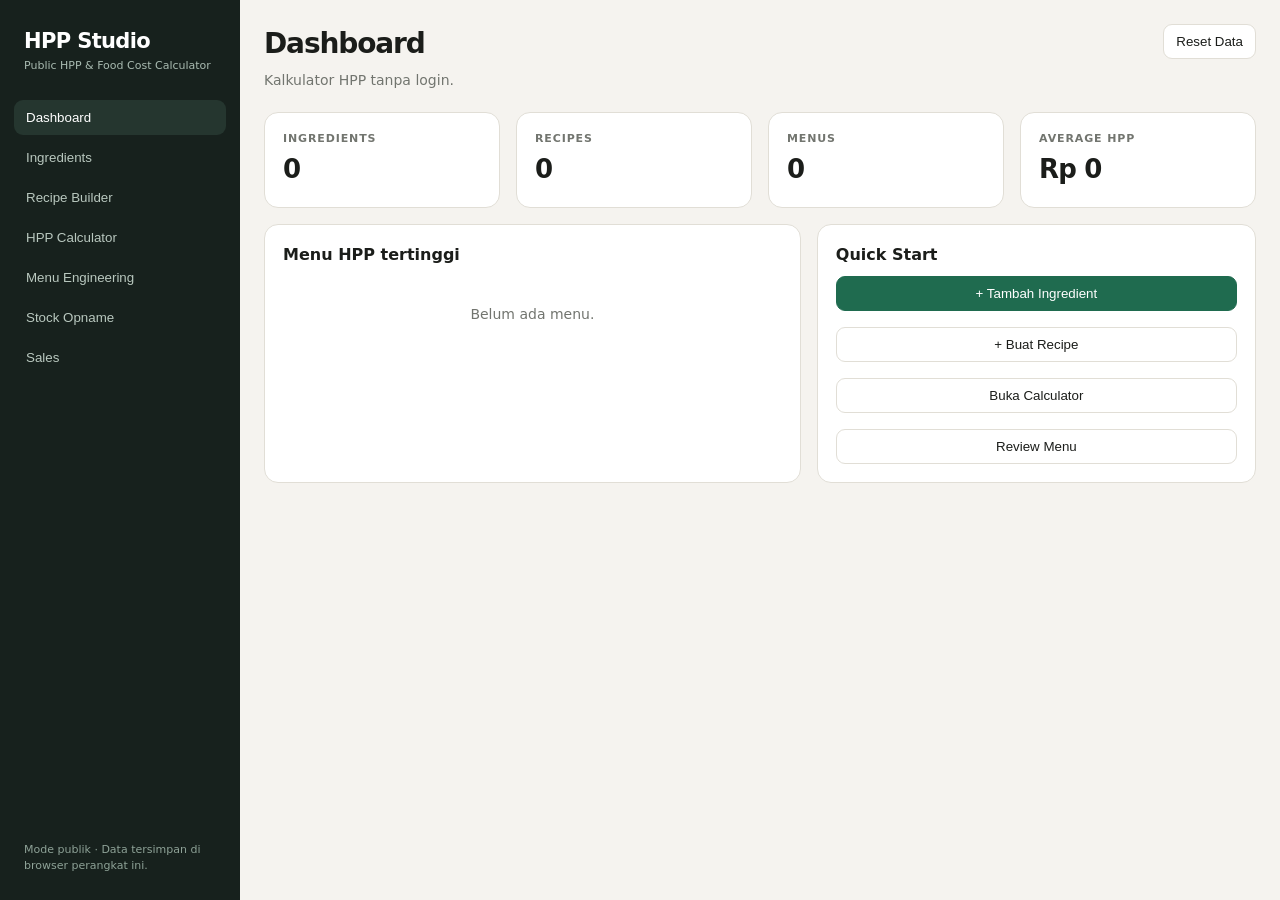
<file: index-public.html>
<!doctype html><html lang="id"><head><meta charset="utf-8"><meta name="viewport" content="width=device-width,initial-scale=1"><title>HPP Studio</title></head><body><script>location.replace('public.html')</script><noscript><a href="public.html">Buka HPP Studio</a></noscript></body></html>
</file>
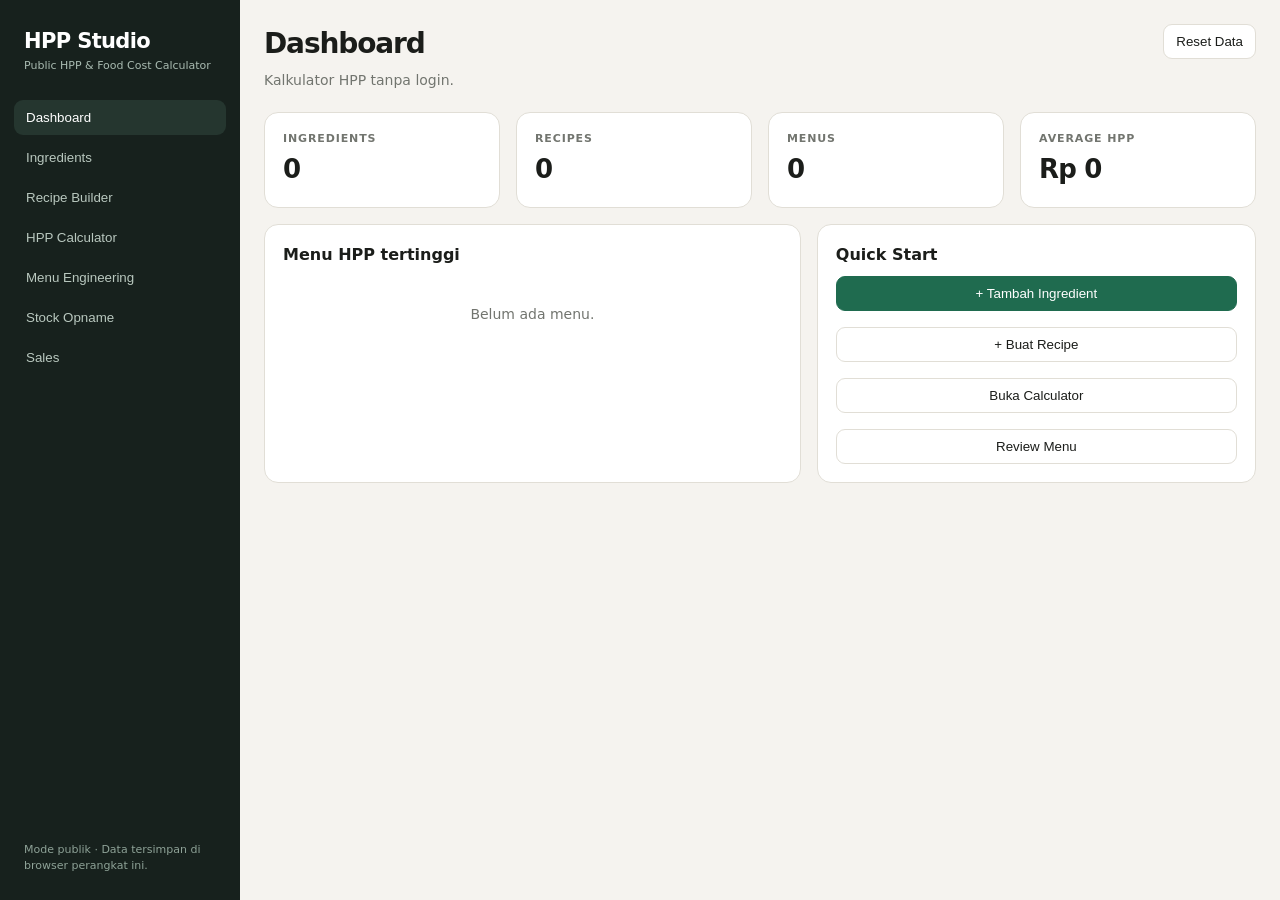
<file: public.html>
<!doctype html>
<html lang="id">
<head>
<meta charset="utf-8"><meta name="viewport" content="width=device-width,initial-scale=1">
<title>HPP Studio — Public Calculator</title>
<style>
:root{--bg:#f5f3ef;--panel:#fff;--ink:#1b1d1a;--muted:#72756f;--line:#e1ded6;--accent:#1f6b4f;--soft:#e5f0e9;--warn:#a96b16;--danger:#a8433d}*{box-sizing:border-box}body{margin:0;background:var(--bg);color:var(--ink);font:14px/1.45 system-ui,-apple-system,Segoe UI,Roboto,sans-serif}.app{min-height:100vh;display:grid;grid-template-columns:240px 1fr}.sidebar{background:#17211d;color:#fff;padding:18px 14px;display:flex;flex-direction:column;gap:18px}.brand{font-weight:850;font-size:21px;letter-spacing:-.03em;padding:8px 10px}.brand small{display:block;color:#a9bbb1;font-size:11px;font-weight:500;letter-spacing:0;margin-top:2px}.nav{display:grid;gap:5px}.nav button{width:100%;border:0;background:transparent;color:#b9c8bf;text-align:left;padding:10px 12px;border-radius:9px;cursor:pointer}.nav button.active,.nav button:hover{background:#25362f;color:#fff}.side-note{margin-top:auto;color:#8ea297;font-size:11px;padding:8px 10px}.main{padding:24px;overflow:auto}.top{display:flex;justify-content:space-between;align-items:flex-start;gap:16px;margin-bottom:22px}.top h1{margin:0;font-size:28px;letter-spacing:-.04em}.top p{margin:5px 0 0;color:var(--muted)}.actions{display:flex;gap:8px;flex-wrap:wrap}.btn{border:1px solid var(--line);background:#fff;color:var(--ink);padding:9px 12px;border-radius:9px;cursor:pointer}.btn.primary{background:var(--accent);border-color:var(--accent);color:#fff}.btn.danger{color:var(--danger)}.grid{display:grid;gap:16px}.stats{grid-template-columns:repeat(4,minmax(0,1fr))}.split{grid-template-columns:1.1fr .9fr}.card{background:var(--panel);border:1px solid var(--line);border-radius:14px;padding:18px}.label{font-size:11px;text-transform:uppercase;letter-spacing:.08em;color:var(--muted);font-weight:750}.kpi{font-size:26px;font-weight:850;letter-spacing:-.03em;margin-top:4px}.section{margin-top:16px}.section-head{display:flex;justify-content:space-between;align-items:center;gap:12px;margin-bottom:10px}.section-head h2{margin:0;font-size:16px}.pill{display:inline-flex;align-items:center;background:var(--soft);color:var(--accent);padding:4px 8px;border-radius:999px;font-size:11px;font-weight:750}.table-wrap{overflow:auto;border:1px solid var(--line);border-radius:10px}.table{width:100%;border-collapse:collapse;background:#fff}.table th,.table td{padding:10px 12px;border-bottom:1px solid var(--line);text-align:left;white-space:nowrap}.table th{font-size:11px;text-transform:uppercase;letter-spacing:.06em;color:var(--muted);background:#fbfaf8}.table tr:last-child td{border-bottom:0}.form-grid{display:grid;grid-template-columns:repeat(2,minmax(0,1fr));gap:12px}.field{display:grid;gap:6px}.field.full{grid-column:1/-1}.field label{font-size:12px;font-weight:700;color:var(--muted)}input,select{width:100%;padding:10px;border:1px solid var(--line);border-radius:9px;background:#fff;outline:none}input:focus,select:focus{border-color:#8db6a2;box-shadow:0 0 0 3px #e1efe7}.metric{display:flex;justify-content:space-between;padding:9px 0;border-bottom:1px dashed var(--line)}.metric:last-child{border-bottom:0}.notice{padding:12px;border:1px solid #d6e8dc;background:#f0f7f2;color:#315841;border-radius:10px}.warn{background:#fff6e8;border-color:#eed7af;color:#88540f}.empty{text-align:center;padding:28px;color:var(--muted)}.modal{position:fixed;inset:0;background:rgba(0,0,0,.2);display:none;align-items:flex-end;justify-content:flex-end}.modal.open{display:flex}.panel{height:100%;width:min(620px,100%);background:#fff;padding:22px;overflow:auto}.row{display:grid;grid-template-columns:1fr 110px 110px auto;gap:8px;margin-bottom:8px}.small{font-size:11px;color:var(--muted)}@media(max-width:980px){.app{grid-template-columns:1fr}.sidebar{position:sticky;top:0;z-index:5;flex-direction:row;align-items:center;overflow:auto}.nav{display:flex}.side-note{display:none}.main{padding:16px}.stats{grid-template-columns:repeat(2,1fr)}.split{grid-template-columns:1fr}}@media(max-width:600px){.stats,.form-grid{grid-template-columns:1fr}.top{flex-direction:column}.row{grid-template-columns:1fr 90px 90px auto}}
</style>
</head>
<body>
<div class="app">
<aside class="sidebar"><div class="brand">HPP Studio<small>Public HPP & Food Cost Calculator</small></div><div class="nav" id="nav"></div><div class="side-note">Mode publik · Data tersimpan di browser perangkat ini.</div></aside>
<main class="main"><div class="top"><div><h1 id="title">Dashboard</h1><p id="subtitle">Kalkulator HPP tanpa login.</p></div><div class="actions"><button class="btn" id="resetBtn">Reset Data</button></div></div><div id="content"></div></main></div>
<div class="modal" id="modal"><div class="panel"><div class="top"><div><h2 id="modalTitle" style="margin:0"></h2><p id="modalSub" class="small"></p></div><button class="btn" id="closeModal">Tutup</button></div><div id="modalBody"></div></div></div>
<script>
const KEY='hpp_public_v1';
const defaultState={ingredients:[],recipes:[],menus:[],sales:[],stock:[]};
const state=loadState();let screen='dashboard';
const nav=[['dashboard','Dashboard'],['ingredients','Ingredients'],['recipes','Recipe Builder'],['calculator','HPP Calculator'],['menu','Menu Engineering'],['stock','Stock Opname'],['sales','Sales']];
const $=id=>document.getElementById(id);
const money=n=>new Intl.NumberFormat('id-ID',{style:'currency',currency:'IDR',maximumFractionDigits:0}).format(Number(n||0));
const num=n=>Number(n||0).toLocaleString('id-ID',{maximumFractionDigits:4});
const esc=s=>String(s??'').replace(/[&<>\'"]/g,c=>({'&':'&amp;','<':'&lt;','>':'&gt;','\'':'&#39;','"':'&quot;'}[c]));
function loadState(){try{return {...defaultState,...JSON.parse(localStorage.getItem(KEY)||'{}')}}catch{return {...defaultState}}}
function save(){localStorage.setItem(KEY,JSON.stringify(state));render()}
function setScreen(s){screen=s;render()}
function renderNav(){$('nav').innerHTML=nav.map(([id,label])=>`<button class="${screen===id?'active':''}" onclick="setScreen('${id}')">${label}</button>`).join('')}
function render(){renderNav();const t={dashboard:['Dashboard','Kalkulator HPP tanpa login.'],ingredients:['Ingredients','Master bahan baku dan biaya per unit.'],recipes:['Recipe Builder','Susun recipe, yield, waste, dan HPP.'],calculator:['HPP Calculator','Hitung HPP, food cost, dan gross profit.'],menu:['Menu Engineering','Bandingkan HPP dan margin menu.'],stock:['Stock Opname','Catat stok fisik secara lokal.'],sales:['Sales','Catat penjualan dan gross profit.']}[screen];$('title').textContent=t[0];$('subtitle').textContent=t[1];$('content').innerHTML=views[screen]();}
function unitCost(i){if(!i)return 0;return Number(i.cost||0)/Math.max(Number(i.purchaseQty||1),.000001)}
function recipeCost(r){if(!r)return 0;return (r.items||[]).reduce((s,x)=>{const i=state.ingredients.find(v=>v.id===x.ingredientId);return s+unitCost(i)*Number(x.qty||0)},0)}
function finalHpp(r,waste){const base=recipeCost(r);return base*(1+Number(waste ?? r?.waste ?? 0)/100)}
const views={
dashboard:()=>{const avg=state.menus.length?state.menus.reduce((s,m)=>s+finalHpp(state.recipes.find(r=>r.id===m.recipeId)),0)/state.menus.length:0;const top=[...state.menus].sort((a,b)=>finalHpp(state.recipes.find(r=>r.id===b.recipeId))-finalHpp(state.recipes.find(r=>r.id===a.recipeId))).slice(0,5);return `<div class="grid stats"><div class="card"><div class="label">Ingredients</div><div class="kpi">${state.ingredients.length}</div></div><div class="card"><div class="label">Recipes</div><div class="kpi">${state.recipes.length}</div></div><div class="card"><div class="label">Menus</div><div class="kpi">${state.menus.length}</div></div><div class="card"><div class="label">Average HPP</div><div class="kpi">${money(avg)}</div></div></div><div class="section split grid"><div class="card"><div class="section-head"><h2>Menu HPP tertinggi</h2></div>${top.length?`<div class="table-wrap"><table class="table"><thead><tr><th>Menu</th><th>HPP</th><th>Harga</th><th>Food Cost</th></tr></thead><tbody>${top.map(m=>{const r=state.recipes.find(v=>v.id===m.recipeId),h=finalHpp(r);const fc=m.price?h/m.price*100:0;return `<tr><td>${esc(m.name)}</td><td>${money(h)}</td><td>${money(m.price)}</td><td>${num(fc)}%</td></tr>`}).join('')}</tbody></table></div>`:'<div class="empty">Belum ada menu.</div>'}</div><div class="card"><div class="section-head"><h2>Quick Start</h2></div><div class="grid"><button class="btn primary" onclick="setScreen('ingredients')">+ Tambah Ingredient</button><button class="btn" onclick="setScreen('recipes')">+ Buat Recipe</button><button class="btn" onclick="setScreen('calculator')">Buka Calculator</button><button class="btn" onclick="setScreen('menu')">Review Menu</button></div></div></div>`},
ingredients:()=>`<div class="card"><div class="section-head"><h2>Master Ingredients</h2><button class="btn primary" onclick="openIngredient()">+ Bahan</button></div><div class="table-wrap"><table class="table"><thead><tr><th>Nama</th><th>Unit</th><th>Harga Beli</th><th>Qty Beli</th><th>Unit Cost</th></tr></thead><tbody>${state.ingredients.length?state.ingredients.map(i=>`<tr><td>${esc(i.name)}</td><td>${esc(i.unit)}</td><td>${money(i.cost)}</td><td>${num(i.purchaseQty)}</td><td>${money(unitCost(i))}</td></tr>`).join(''):'<tr><td colspan="5" class="empty">Belum ada bahan.</td></tr>'}</tbody></table></div></div>`,
recipes:()=>`<div class="card"><div class="section-head"><h2>Recipe Builder</h2><button class="btn primary" onclick="openRecipe()">+ Recipe</button></div><div class="table-wrap"><table class="table"><thead><tr><th>Recipe</th><th>Yield</th><th>Waste</th><th>Ingredient Cost</th><th>Final HPP</th></tr></thead><tbody>${state.recipes.length?state.recipes.map(r=>`<tr><td>${esc(r.name)}</td><td>${num(r.yield)} ${esc(r.yieldUnit)}</td><td>${num(r.waste)}%</td><td>${money(recipeCost(r))}</td><td>${money(finalHpp(r))}</td></tr>`).join(''):'<tr><td colspan="5" class="empty">Belum ada recipe.</td></tr>'}</tbody></table></div></div>`,
calculator:()=>`<div class="split grid"><div class="card"><div class="section-head"><h2>Calculator</h2></div><div class="form-grid"><div class="field full"><label>Recipe</label><select id="calcRecipe"><option value="">Pilih recipe</option>${state.recipes.map(r=>`<option value="${r.id}">${esc(r.name)}</option>`).join('')}</select></div><div class="field"><label>Harga Jual</label><input id="calcPrice" type="number" min="0" value="30000"></div><div class="field"><label>Waste %</label><input id="calcWaste" type="number" min="0" step="0.1" value="0"></div></div><div class="actions" style="margin-top:12px"><button class="btn primary" onclick="calculate()">Hitung HPP</button></div></div><div id="calcResult" class="card"><div class="empty">Pilih recipe, lalu hitung.</div></div></div>`,
menu:()=>`<div class="card"><div class="section-head"><h2>Menu Engineering</h2><button class="btn primary" onclick="openMenu()">+ Menu</button></div><div class="table-wrap"><table class="table"><thead><tr><th>Menu</th><th>Recipe</th><th>HPP</th><th>Harga</th><th>Food Cost</th><th>Gross Profit</th></tr></thead><tbody>${state.menus.length?state.menus.map(m=>{const r=state.recipes.find(x=>x.id===m.recipeId),h=finalHpp(r),fc=m.price?h/m.price*100:0,gp=m.price-h;return `<tr><td>${esc(m.name)}</td><td>${esc(r?.name||'')}</td><td>${money(h)}</td><td>${money(m.price)}</td><td>${num(fc)}%</td><td>${money(gp)}</td></tr>`}).join(''):'<tr><td colspan="6" class="empty">Belum ada menu.</td></tr>'}</tbody></table></div></div>`,
stock:()=>`<div class="card"><div class="section-head"><h2>Stock Opname Lokal</h2><button class="btn primary" onclick="openStock()">+ Opname</button></div><div class="table-wrap"><table class="table"><thead><tr><th>Tanggal</th><th>Ingredient</th><th>System</th><th>Fisik</th><th>Variance</th></tr></thead><tbody>${state.stock.length?state.stock.map(s=>`<tr><td>${esc(s.date)}</td><td>${esc(s.ingredient)}</td><td>${num(s.systemQty)}</td><td>${num(s.countedQty)}</td><td>${num(Number(s.countedQty)-Number(s.systemQty))}</td></tr>`).join(''):'<tr><td colspan="5" class="empty">Belum ada opname.</td></tr>'}</tbody></table></div></div>`,
sales:()=>{const total=state.sales.reduce((s,x)=>s+Number(x.qty)*Number(x.price),0);const gp=state.sales.reduce((s,x)=>s+(Number(x.price)-Number(x.hpp))*Number(x.qty),0);return `<div class="split grid"><div class="card"><div class="section-head"><h2>Sales</h2><button class="btn primary" onclick="openSale()">+ Sales</button></div><div class="table-wrap"><table class="table"><thead><tr><th>Tanggal</th><th>Menu</th><th>Qty</th><th>Sales</th><th>Gross Profit</th></tr></thead><tbody>${state.sales.length?state.sales.map(x=>`<tr><td>${esc(x.date)}</td><td>${esc(x.menu)}</td><td>${num(x.qty)}</td><td>${money(x.qty*x.price)}</td><td>${money((x.price-x.hpp)*x.qty)}</td></tr>`).join(''):'<tr><td colspan="5" class="empty">Belum ada sales.</td></tr>'}</tbody></table></div></div><div class="card"><div class="metric"><span>Total Sales</span><b>${money(total)}</b></div><div class="metric"><span>Gross Profit</span><b>${money(gp)}</b></div><div class="metric"><span>Food Cost</span><b>${num(total?((total-gp)/total*100):0)}%</b></div></div></div>`}
};
function openModal(title,sub,body){$('modalTitle').textContent=title;$('modalSub').textContent=sub||'';$('modalBody').innerHTML=body;$('modal').classList.add('open')}
function closeModal(){$('modal').classList.remove('open')}$('closeModal').onclick=closeModal;
function openIngredient(){openModal('Tambah Ingredient','Data tersimpan lokal di perangkat ini.',`<div class="form-grid"><div class="field full"><label>Nama</label><input id="iName"></div><div class="field"><label>Unit pembelian</label><select id="iUnit"><option>g</option><option>kg</option><option>ml</option><option>L</option><option>pcs</option></select></div><div class="field"><label>Qty pembelian</label><input id="iQty" type="number" min="0.001" value="1"></div><div class="field"><label>Total harga beli</label><input id="iCost" type="number" min="0"></div></div><div class="actions" style="margin-top:12px"><button class="btn primary" onclick="saveIngredient()">Simpan</button></div>`)}
function saveIngredient(){state.ingredients.push({id:crypto.randomUUID(),name:$('iName').value.trim(),unit:$('iUnit').value,purchaseQty:Number($('iQty').value||1),cost:Number($('iCost').value||0)});closeModal();save();setScreen('ingredients')}
function openRecipe(){const options=state.ingredients.map(i=>`<option value="${i.id}">${esc(i.name)}</option>`).join('');openModal('Buat Recipe','Tambahkan bahan lalu sistem menghitung HPP.',`<div class="form-grid"><div class="field full"><label>Nama Recipe</label><input id="rName"></div><div class="field"><label>Yield</label><input id="rYield" type="number" min="0.001" value="1"></div><div class="field"><label>Yield Unit</label><select id="rUnit"><option>pcs</option><option>ml</option><option>g</option><option>L</option></select></div><div class="field"><label>Waste %</label><input id="rWaste" type="number" min="0" step="0.1" value="0"></div><div class="field full"><label>Ingredient</label><div id="rRows"></div><button class="btn" onclick="addRecipeRow()">+ Tambah Ingredient</button></div></div><div class="actions" style="margin-top:12px"><button class="btn primary" onclick="saveRecipe()">Simpan Recipe</button></div>`);addRecipeRow()}
function addRecipeRow(){const d=document.createElement('div');d.className='row';d.innerHTML=`<select class="ri">${state.ingredients.map(i=>`<option value="${i.id}">${esc(i.name)}</option>`).join('')}</select><input class="rq" type="number" min="0.001" step="0.001" value="1"><input class="ru" value="g"><button class="btn danger" onclick="this.parentElement.remove()">×</button>`;$('rRows').appendChild(d)}
function saveRecipe(){const r={id:crypto.randomUUID(),name:$('rName').value.trim(),yield:Number($('rYield').value||1),yieldUnit:$('rUnit').value,waste:Number($('rWaste').value||0),items:[...document.querySelectorAll('#rRows .row')].map(x=>({ingredientId:x.querySelector('.ri').value,qty:Number(x.querySelector('.rq').value||0),unit:x.querySelector('.ru').value}))};if(!r.name||!r.items.length)return;state.recipes.push(r);closeModal();save();setScreen('recipes')}
function calculate(){const r=state.recipes.find(x=>x.id===$('calcRecipe').value);if(!r)return;const base=recipeCost(r),w=Number($('calcWaste').value||0),hpp=finalHpp(r,w),price=Number($('calcPrice').value||0),fc=price?hpp/price*100:0,gp=price-hpp;$('calcResult').innerHTML=`<div class="label">Final HPP</div><div class="kpi">${money(hpp)}</div><div class="metric"><span>Ingredient Cost</span><b>${money(base)}</b></div><div class="metric"><span>Waste</span><b>${num(w)}%</b></div><div class="metric"><span>Harga Jual</span><b>${money(price)}</b></div><div class="metric"><span>Food Cost</span><b class="${fc>30?'warn':''}">${num(fc)}%</b></div><div class="metric"><span>Gross Profit</span><b>${money(gp)}</b></div>`}
function openMenu(){openModal('Tambah Menu','Hubungkan menu dengan recipe dan harga jual.',`<div class="form-grid"><div class="field full"><label>Nama Menu</label><input id="mName"></div><div class="field full"><label>Recipe</label><select id="mRecipe">${state.recipes.map(r=>`<option value="${r.id}">${esc(r.name)}</option>`).join('')}</select></div><div class="field"><label>Harga Jual</label><input id="mPrice" type="number" min="0"></div></div><div class="actions"><button class="btn primary" onclick="saveMenu()">Simpan</button></div>`)}
function saveMenu(){const r={id:crypto.randomUUID(),name:$('mName').value.trim(),recipeId:$('mRecipe').value,price:Number($('mPrice').value||0)};if(!r.name)return;state.menus.push(r);closeModal();save();setScreen('menu')}
function openStock(){openModal('Stock Opname','Catatan stok lokal.',`<div class="form-grid"><div class="field"><label>Tanggal</label><input id="sDate" type="date" value="${new Date().toISOString().slice(0,10)}"></div><div class="field"><label>Ingredient</label><select id="sIng">${state.ingredients.map(i=>`<option value="${i.id}">${esc(i.name)}</option>`).join('')}</select></div><div class="field"><label>Stok Sistem</label><input id="sSys" type="number" value="0"></div><div class="field"><label>Stok Fisik</label><input id="sCount" type="number" value="0"></div></div><div class="actions"><button class="btn primary" onclick="saveStock()">Simpan</button></div>`)}
function saveStock(){const i=state.ingredients.find(x=>x.id===$('sIng').value);state.stock.push({id:crypto.randomUUID(),date:$('sDate').value,ingredient:i?.name||'',systemQty:Number($('sSys').value||0),countedQty:Number($('sCount').value||0)});closeModal();save();setScreen('stock')}
function openSale(){openModal('Tambah Sales','Catatan penjualan lokal.',`<div class="form-grid"><div class="field"><label>Tanggal</label><input id="aDate" type="date" value="${new Date().toISOString().slice(0,10)}"></div><div class="field"><label>Menu</label><select id="aMenu">${state.menus.map(m=>`<option value="${m.id}">${esc(m.name)}</option>`).join('')}</select></div><div class="field"><label>Qty</label><input id="aQty" type="number" min="1" value="1"></div><div class="field"><label>Harga Aktual</label><input id="aPrice" type="number" min="0"></div></div><div class="actions"><button class="btn primary" onclick="saveSale()">Simpan</button></div>`)}
function saveSale(){const m=state.menus.find(x=>x.id===$('aMenu').value),r=state.recipes.find(x=>x.id===m?.recipeId);state.sales.push({id:crypto.randomUUID(),date:$('aDate').value,menu:m?.name||'',qty:Number($('aQty').value||1),price:Number($('aPrice').value||m?.price||0),hpp:finalHpp(r)});closeModal();save();setScreen('sales')}
$('resetBtn').onclick=()=>{if(confirm('Hapus semua data lokal HPP Studio dari browser ini?')){localStorage.removeItem(KEY);location.reload()}};
render();
</script>
</body>
</html>
</file>
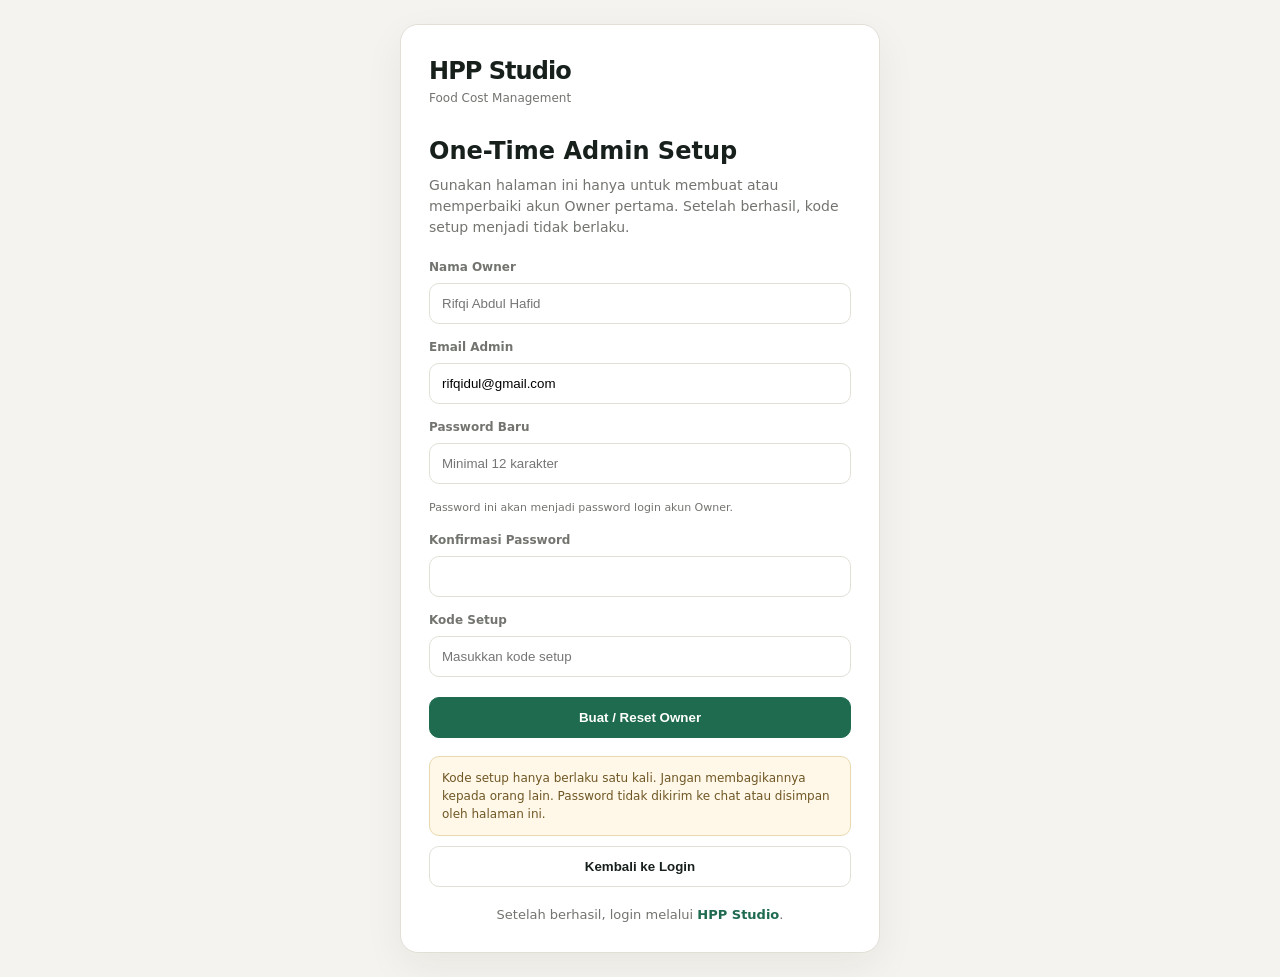
<file: setup-admin.html>
<!doctype html>
<html lang="id">
<head>
<meta charset="utf-8"><meta name="viewport" content="width=device-width,initial-scale=1">
<title>Setup Admin — HPP Studio</title>
<style>
:root{--bg:#f5f3ef;--panel:#fff;--ink:#18201c;--muted:#72756f;--line:#e2dfd7;--accent:#1f6b4f;--soft:#e4f0e8;--danger:#b54b45}
*{box-sizing:border-box}body{margin:0;background:var(--bg);color:var(--ink);font:14px/1.5 system-ui,-apple-system,Segoe UI,Roboto,sans-serif}.page{min-height:100vh;display:grid;place-items:center;padding:24px}.card{width:min(480px,100%);background:var(--panel);border:1px solid var(--line);border-radius:18px;padding:28px;box-shadow:0 14px 40px rgba(20,30,25,.06)}.brand{font-size:24px;font-weight:800;letter-spacing:-.04em}.brand small{display:block;color:var(--muted);font-size:12px;font-weight:500;letter-spacing:0}.title{margin:26px 0 6px;font-size:24px}.subtitle{margin:0 0 20px;color:var(--muted)}.field{display:grid;gap:7px;margin-top:14px}.field label{font-size:12px;color:var(--muted);font-weight:700}.field input{width:100%;padding:12px;border:1px solid var(--line);border-radius:10px;outline:none}.field input:focus{border-color:#86b19b;box-shadow:0 0 0 3px var(--soft)}.btn{width:100%;padding:12px;border-radius:10px;font-weight:700;cursor:pointer;margin-top:20px}.primary{border:1px solid var(--accent);background:var(--accent);color:#fff}.secondary{border:1px solid var(--line);background:#fff;color:var(--ink);margin-top:10px}.btn:disabled{opacity:.6;cursor:wait}.notice{display:none;margin-top:14px;padding:12px;border-radius:10px}.ok{display:block;background:var(--soft);color:#315841;border:1px solid #cfe2d6}.err{display:block;background:#fff1f0;color:var(--danger);border:1px solid #efcfcb}.small{margin-top:9px;color:var(--muted);font-size:11px}.warning{margin-top:18px;padding:12px;border-radius:10px;background:#fff8e8;border:1px solid #ead9ae;color:#6f5725;font-size:12px}.foot{margin-top:18px;text-align:center;color:var(--muted);font-size:13px}.foot a{color:var(--accent);font-weight:700;text-decoration:none}
</style></head>
<body><div class="page"><main class="card">
<div class="brand">HPP Studio<small>Food Cost Management</small></div>
<h1 class="title">One-Time Admin Setup</h1>
<p class="subtitle">Gunakan halaman ini hanya untuk membuat atau memperbaiki akun Owner pertama. Setelah berhasil, kode setup menjadi tidak berlaku.</p>
<form id="form">
<div class="field"><label>Nama Owner</label><input id="name" autocomplete="name" placeholder="Rifqi Abdul Hafid"></div>
<div class="field"><label>Email Admin</label><input id="email" type="email" value="rifqidul@gmail.com" autocomplete="email" required></div>
<div class="field"><label>Password Baru</label><input id="password" type="password" autocomplete="new-password" placeholder="Minimal 12 karakter" required><div class="small">Password ini akan menjadi password login akun Owner.</div></div>
<div class="field"><label>Konfirmasi Password</label><input id="confirm" type="password" autocomplete="new-password" required></div>
<div class="field"><label>Kode Setup</label><input id="setupCode" type="password" autocomplete="off" placeholder="Masukkan kode setup"></div>
<button id="submit" class="btn primary" type="submit">Buat / Reset Owner</button>
</form>
<div id="notice" class="notice"></div>
<div class="warning">Kode setup hanya berlaku satu kali. Jangan membagikannya kepada orang lain. Password tidak dikirim ke chat atau disimpan oleh halaman ini.</div>
<button class="btn secondary" type="button" onclick="location.href='index.html'">Kembali ke Login</button>
<div class="foot">Setelah berhasil, login melalui <a href="index.html">HPP Studio</a>.</div>
</main></div>
<script>
const ENDPOINT='https://zcctezdfuyyhgjeajlpr.supabase.co/functions/v1/setup-admin';
const form=document.getElementById('form'),button=document.getElementById('submit'),notice=document.getElementById('notice');
function msg(t,c){notice.textContent=t;notice.className='notice '+c}
form.addEventListener('submit',async e=>{e.preventDefault();const name=document.getElementById('name').value.trim();const email=document.getElementById('email').value.trim();const password=document.getElementById('password').value;const confirm=document.getElementById('confirm').value;const setupCode=document.getElementById('setupCode').value;if(email.toLowerCase()!=='rifqidul@gmail.com')return msg('Email admin harus rifqidul@gmail.com.','err');if(password.length<12)return msg('Password minimal 12 karakter.','err');if(password!==confirm)return msg('Konfirmasi password tidak sama.','err');if(!setupCode)return msg('Kode setup wajib diisi.','err');button.disabled=true;button.textContent='Menyiapkan Owner...';notice.className='notice';try{const r=await fetch(ENDPOINT,{method:'POST',headers:{'Content-Type':'application/json'},body:JSON.stringify({name,email,password,setupCode})});const data=await r.json();if(!r.ok||!data.ok)throw new Error(data.error||'Gagal membuat Owner.');msg('Owner berhasil dibuat / diperbaiki. Password baru sudah aktif. Silakan login.','ok');document.getElementById('setupCode').value='';setTimeout(()=>location.href='index.html',1800)}catch(err){msg(err.message||'Gagal terhubung ke server setup.','err')}finally{button.disabled=false;button.textContent='Buat / Reset Owner'}});
</script></body></html>
</file>
